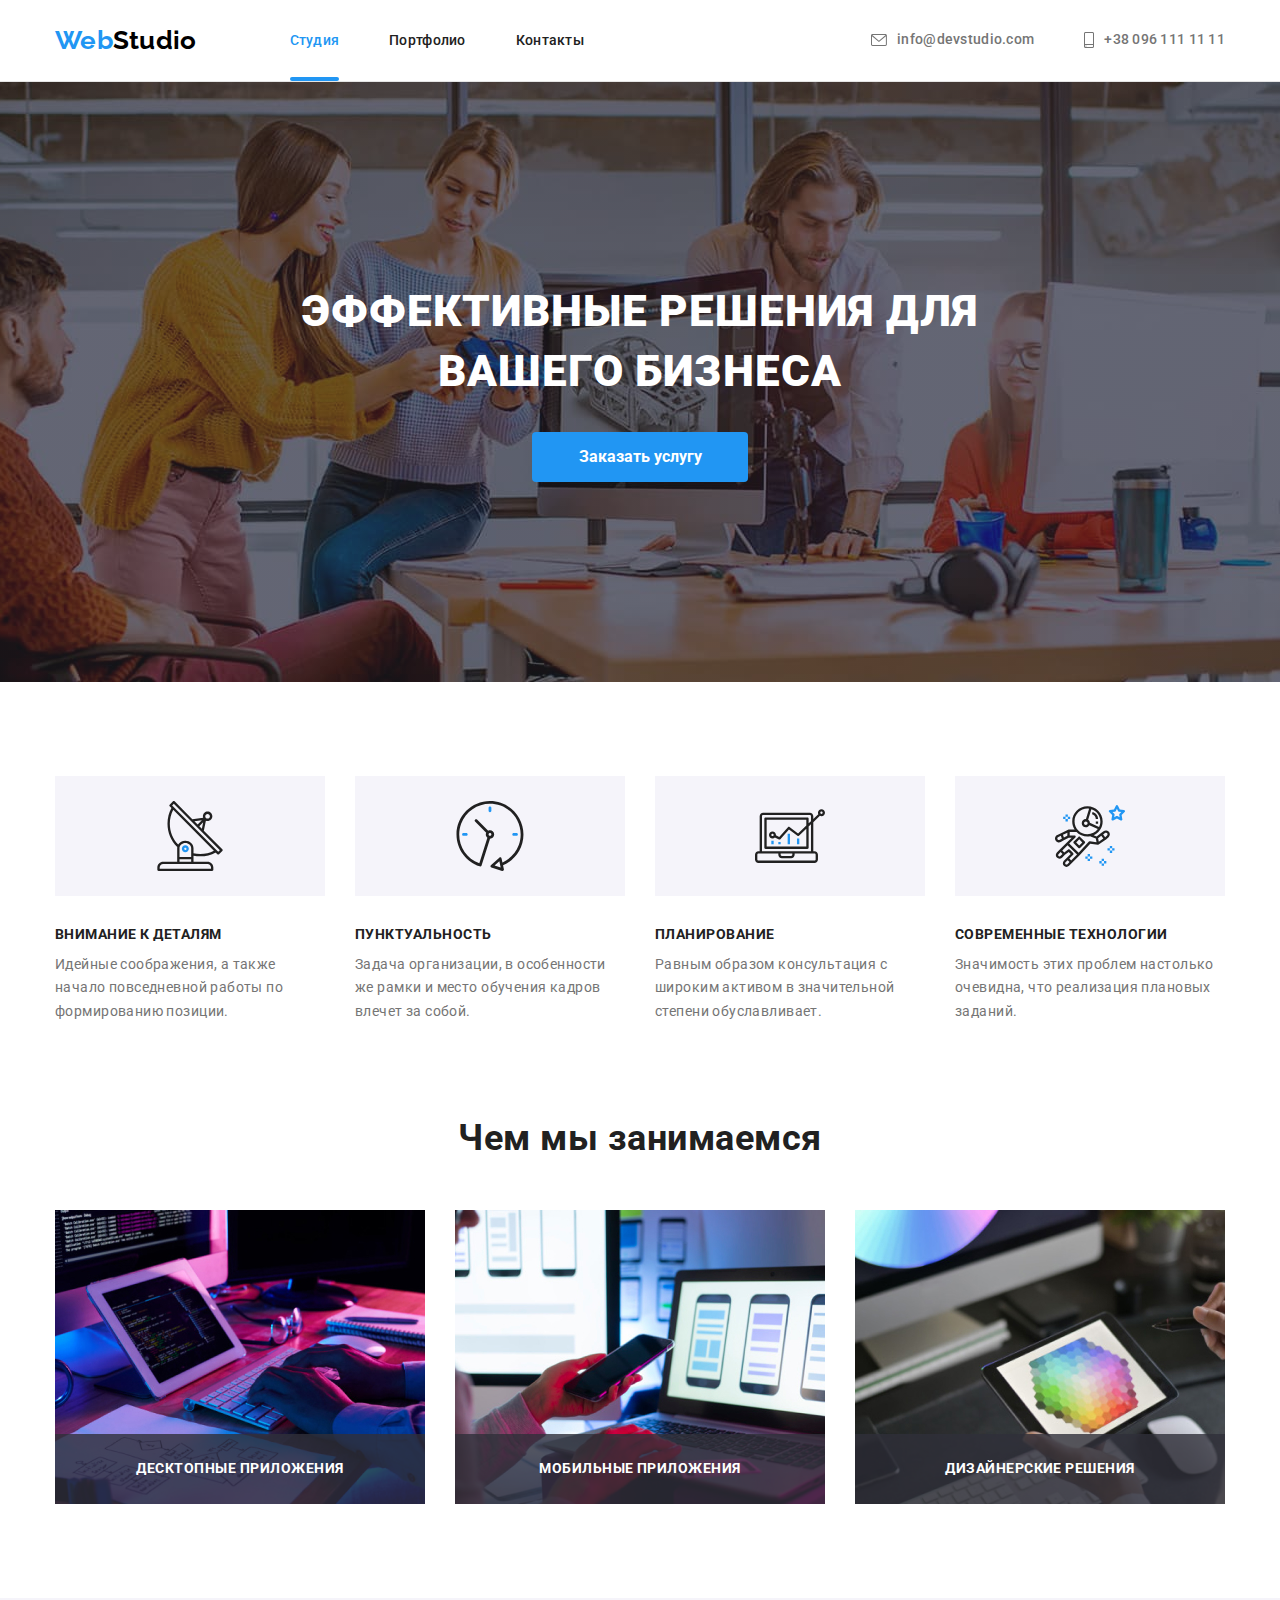
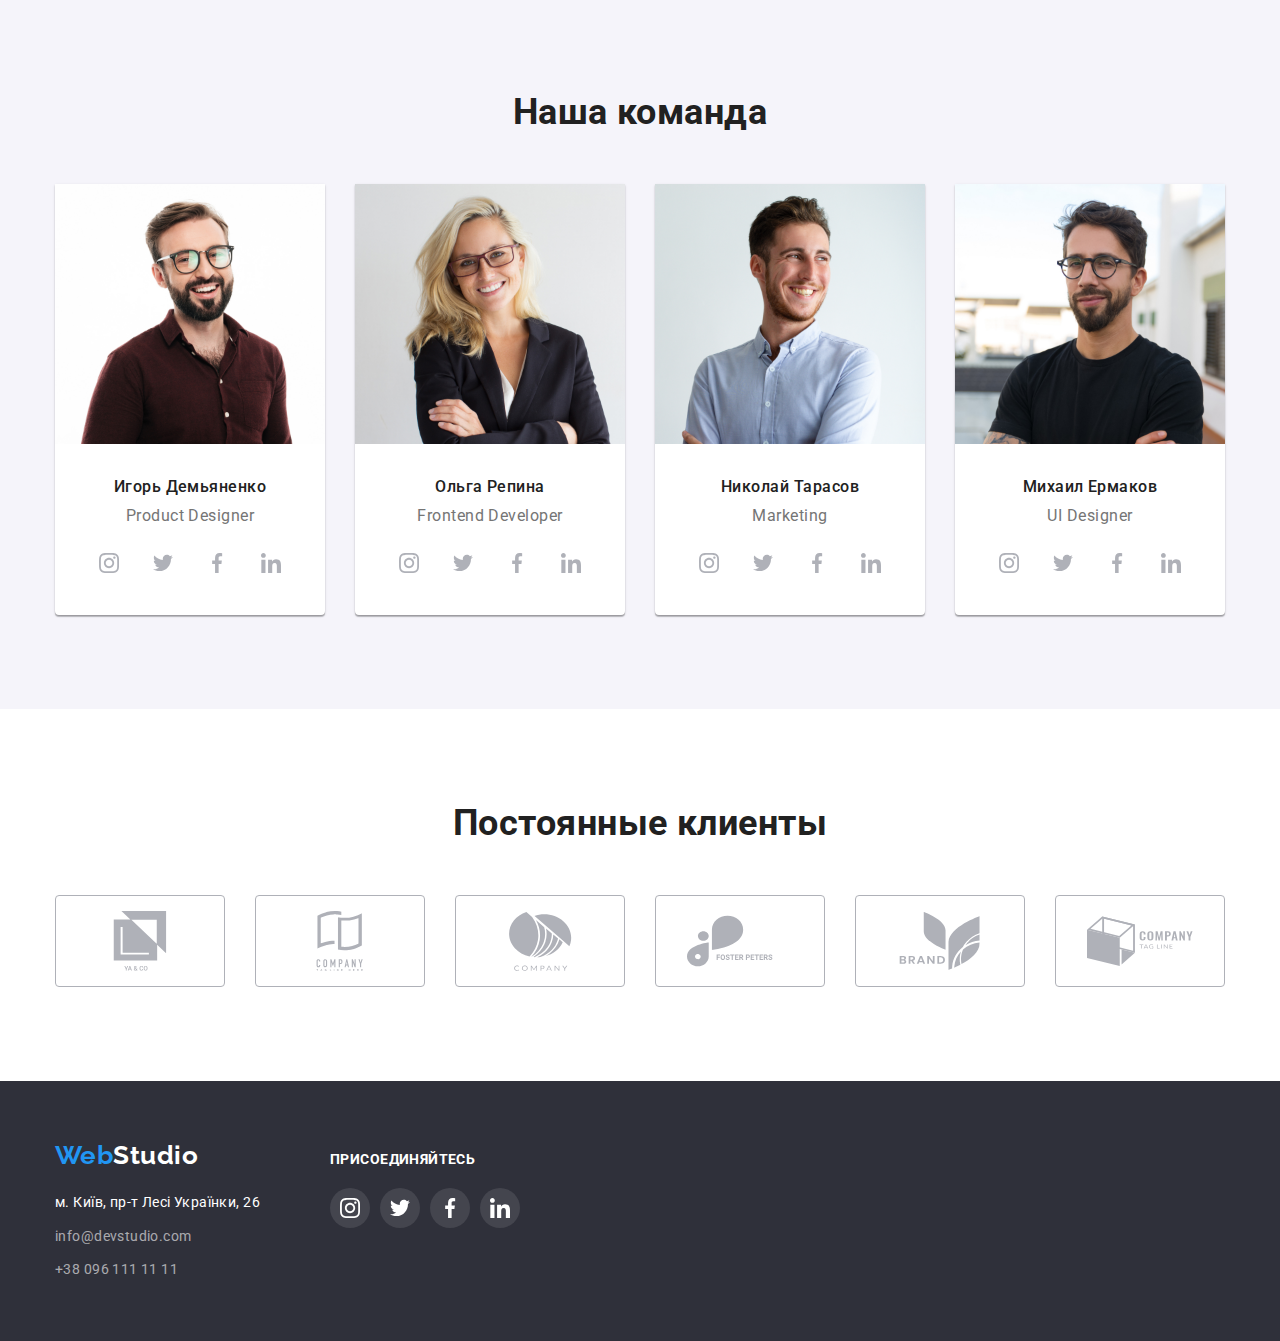
<file: index.html>
<!DOCTYPE html>
<html lang="ru">

<head>
    <meta charset="UTF-8" />
    <meta http-equiv="X-UA-Compatible" content="IE=edge" />
    <meta name="viewport" content="width=device-width, initial-scale=1.0" />
    <link rel="preconnect" href="https://fonts.googleapis.com" />
    <link rel="preconnect" href="https://fonts.gstatic.com" crossorigin />
    <link
        href="https://fonts.googleapis.com/css2?family=Raleway:wght@400;700&family=Roboto:wght@400;500;700;900&display=swap"
        rel="stylesheet" />
    <link rel="stylesheet"
        href="https://cdnjs.cloudflare.com/ajax/libs/modern-normalize/1.0.0/modern-normalize.min.css" />
    <link rel="stylesheet" href="./css/styles.css" />
    <title>Document</title>
</head>

<body>
    <header>
        <div class="container box-header">
            <nav class="navi">
                <a href="./index.html" class="logo item"><span class="accent">Web</span>Studio</a>
                <ul class="navi-item">
                    <li class="item"><a href="./index.html" class="navi-list on-page">Студия</a></li>
                    <li class="item"><a href="./portfolio.html" class="navi-list">Портфолио</a></li>
                    <li class="item"><a href="" class="navi-list">Контакты</a></li>
                </ul>
            </nav>
            <ul class="header-contact">
                <li class="item">
                    <a href="mailto:info@devstudio.com" class="contact-us">
                        <svg class="contact-icon" width="16" height="12">
                            <use href="images/sprite.svg#icon-envelope"></use>
                        </svg>
                        info@devstudio.com</a>
                </li>
                <li class="item">
                    <a href="tel:+380961111111" class="contact-us">
                        <svg class="contact-icon" width="10" height="16">
                            <use href="images/sprite.svg#icon-smartphone"></use>
                        </svg>
                        +38 096 111 11 11</a>
                </li>
            </ul>
        </div>
    </header>
    <main>
        <section class="hero section">
            <div class="container">
                <h1 class="hero-head">Эффективные решения для вашего бизнеса</h1>
                <button type="button" class="order" data-modal-open>Заказать услугу</button>
            </div>
        </section>
        <section class="qualities section no-padding">
            <div class="container">
                <h2 class="display">Основне качества</h2>
                <ul class="flex-box qualities-box">
                    <li class="item">
                        <div class="qualities-picture">
                            <svg class="qualities-svg" width="70" height="70">
                                <use href="images/sprite.svg#icon-antenna"></use>
                            </svg>
                        </div>
                        <h3 class="qualities-heading">Внимание к деталям</h3>
                        <p class="qualities-text">
                            Идейные соображения, а также начало повседневной работы по формированию позиции.
                        </p>
                    </li>
                    <li class="item">
                        <div class="qualities-picture">
                            <svg class="qualities-svg" width="70" height="70">
                                <use href="images/sprite.svg#icon-clock"></use>
                            </svg>
                        </div>
                        <h3 class="qualities-heading">Пунктуальность</h3>
                        <p class="qualities-text">
                            Задача организации, в особенности же рамки и место обучения кадров влечет за собой.
                        </p>
                    </li>
                    <li class="item">
                        <div class="qualities-picture">
                            <svg class="qualities-svg" width="70" height="70">
                                <use href="images/sprite.svg#icon-diagram"></use>
                            </svg>
                        </div>
                        <h3 class="qualities-heading">Планирование</h3>
                        <p class="qualities-text">
                            Равным образом консультация с широким активом в значительной степени обуславливает.
                        </p>
                    </li>
                    <li class="item">
                        <div class="qualities-picture">
                            <svg class="qualities-svg" width="70" height="70">
                                <use href="images/sprite.svg#icon-astronaut"></use>
                            </svg>
                        </div>
                        <h3 class="qualities-heading">Современные технологии</h3>
                        <p class="qualities-text">
                            Значимость этих проблем настолько очевидна, что реализация плановых заданий.
                        </p>
                    </li>
                </ul>
            </div>
        </section>
        <section class="occupation section">
            <div class="container">
                <h2 class="section-heading">Чем мы занимаемся</h2>
                <ul class="flex-box ocupation-box">
                    <li class="item">
                        <img src="./images/img1.jpg" alt="кодинг ночью" width="370" />
                        <p class="oucupation-description">Десктопные приложения</p>
                    </li>
                    <li class="item">
                        <img src="./images/img2.jpg" alt="рука с телефоном" width="370" />
                        <p class="oucupation-description">Мобильные приложения</p>
                    </li>
                    <li class="item">
                        <img src="./images/img3.jpg" alt="рука с планшетом" width="370" />
                        <p class="oucupation-description">Дизайнерские решения</p>
                    </li>
                </ul>
            </div>
        </section>
        <section class="team section">
            <div class="container">
                <h2 class="section-heading">Наша команда</h2>
                <ul class="flex-box">
                    <li class="team-card">
                        <img class="team-photo" src="./images/igor.jpg" alt="фото Игорь Демьяненко" width="270" />
                        <div class="team-description">
                            <h3 class="card-heading">Игорь Демьяненко</h3>
                            <p class="card-text">Product Designer</p>
                            <ul class="flex-box">
                                <li class="team-box-link">
                                    <a class="item" href="" aria-label="instagram">
                                        <svg class="team-svg" width="20" height="20">
                                            <use href="images/sprite.svg#icon-instagram"></use>
                                        </svg>
                                    </a>
                                </li>
                                <li class="team-box-link">
                                    <a class="item" href="" aria-label="twitter">
                                        <svg class="team-svg" width="20" height="20">
                                            <use href="images/sprite.svg#icon-twitter"></use>
                                        </svg>
                                    </a>
                                </li>
                                <li class="team-box-link">
                                    <a class="item" href="" aria-label="facebook">
                                        <svg class="team-svg" width="20" height="20">
                                            <use href="images/sprite.svg#icon-facebook"></use>
                                        </svg>
                                    </a>
                                </li>
                                <li class="team-box-link">
                                    <a class="item" href="" aria-label="linkedin">
                                        <svg class="team-svg" width="20" height="20">
                                            <use href="images/sprite.svg#icon-linkedin"></use>
                                        </svg>
                                    </a>
                                </li>
                            </ul>
                        </div>
                    </li>
                    <li class="team-card">
                        <img class="team-photo" src="./images/olga.jpg" alt="фото Ольга Репина" width="270" />
                        <div class="team-description">
                            <h3 class="card-heading">Ольга Репина</h3>
                            <p class="card-text">Frontend Developer</p>
                            <ul class="flex-box">
                                <li class="team-box-link">
                                    <a class="item" href="" aria-label="instagram">
                                        <svg class="team-svg" width="20" height="20">
                                            <use href="images/sprite.svg#icon-instagram"></use>
                                        </svg>
                                    </a>
                                </li>
                                <li class="team-box-link">
                                    <a class="item" href="" aria-label="twitter">
                                        <svg class="team-svg" width="20" height="20">
                                            <use href="images/sprite.svg#icon-twitter"></use>
                                        </svg>
                                    </a>
                                </li>
                                <li class="team-box-link">
                                    <a class="item" href="" aria-label="facebook">
                                        <svg class="team-svg" width="20" height="20">
                                            <use href="images/sprite.svg#icon-facebook"></use>
                                        </svg>
                                    </a>
                                </li>
                                <li class="team-box-link">
                                    <a class="item" href="" aria-label="linkedin">
                                        <svg class="team-svg" width="20" height="20">
                                            <use href="images/sprite.svg#icon-linkedin"></use>
                                        </svg>
                                    </a>
                                </li>
                            </ul>
                        </div>
                    </li>
                    <li class="team-card">
                        <img class="team-photo" src="./images/nicholas.jpg" alt="фото Николай Тарасов" width="270" />
                        <div class="team-description">
                            <h3 class="card-heading">Николай Тарасов</h3>
                            <p class="card-text">Marketing</p>
                            <ul class="flex-box">
                                <li class="team-box-link">
                                    <a class="item" href="" aria-label="instagram">
                                        <svg class="team-svg" width="20" height="20">
                                            <use href="images/sprite.svg#icon-instagram"></use>
                                        </svg>
                                    </a>
                                </li>
                                <li class="team-box-link">
                                    <a class="item" href="" aria-label="twitter">
                                        <svg class="team-svg" width="20" height="20">
                                            <use href="images/sprite.svg#icon-twitter"></use>
                                        </svg>
                                    </a>
                                </li>
                                <li class="team-box-link">
                                    <a class="item" href="" aria-label="facebook">
                                        <svg class="team-svg" width="20" height="20">
                                            <use href="images/sprite.svg#icon-facebook"></use>
                                        </svg>
                                    </a>
                                </li>
                                <li class="team-box-link">
                                    <a class="item" href="" aria-label="linkedin">
                                        <svg class="team-svg" width="20" height="20">
                                            <use href="images/sprite.svg#icon-linkedin"></use>
                                        </svg>
                                    </a>
                                </li>
                            </ul>
                        </div>
                    </li>
                    <li class="team-card">
                        <img class="team-photo" src="./images/michael.jpg" alt="фото Михаил Ермаков" width="270" />
                        <div class="team-description">
                            <h3 class="card-heading">Михаил Ермаков</h3>
                            <p class="card-text">UI Designer</p>
                            <ul class="flex-box">
                                <li class="team-box-link">
                                    <a class="item" href="" aria-label="instagram">
                                        <svg class="team-svg" width="20" height="20">
                                            <use href="images/sprite.svg#icon-instagram"></use>
                                        </svg>
                                    </a>
                                </li>
                                <li class="team-box-link">
                                    <a class="item" href="" aria-label="twitter">
                                        <svg class="team-svg" width="20" height="20">
                                            <use href="images/sprite.svg#icon-twitter"></use>
                                        </svg>
                                    </a>
                                </li>
                                <li class="team-box-link">
                                    <a class="item" href="" aria-label="facebook">
                                        <svg class="team-svg" width="20" height="20">
                                            <use href="images/sprite.svg#icon-facebook"></use>
                                        </svg>
                                    </a>
                                </li>
                                <li class="team-box-link">
                                    <a class="item" href="" aria-label="linkedin">
                                        <svg class="team-svg" width="20" height="20">
                                            <use href="images/sprite.svg#icon-linkedin"></use>
                                        </svg>
                                    </a>
                                </li>
                            </ul>
                        </div>
                    </li>
                </ul>
            </div>
        </section>
        <section class="clients section">
            <div class="container">
                <h2 class="clients-heading">Постоянные клиенты</h2>
                <ul class="flex-box">
                    <li class="clients-box">
                        <a class="clients-link" href="">
                            <svg class="clients-svg" width="106" height="60">
                                <use href="images/sprite.svg#icon-company1"></use>
                            </svg>
                        </a>
                    </li>
                    <li class="clients-box">
                        <a class="clients-link" href="">
                            <svg class="clients-svg" width="106" height="60">
                                <use href="images/sprite.svg#icon-company2"></use>
                            </svg>
                        </a>
                    </li>
                    <li class="clients-box">
                        <a class="clients-link" href="">
                            <svg class="clients-svg" width="106" height="60">
                                <use href="images/sprite.svg#icon-company3"></use>
                            </svg>
                        </a>
                    </li>
                    <li class="clients-box">
                        <a class="clients-link" href="">
                            <svg class="clients-svg" width="106" height="60">
                                <use href="images/sprite.svg#icon-company4"></use>
                            </svg>
                        </a>
                    </li>
                    <li class="clients-box">
                        <a class="clients-link" href="">
                            <svg class="clients-svg" width="106" height="60">
                                <use href="images/sprite.svg#icon-company5"></use>
                            </svg>
                        </a>
                    </li>
                    <li class="clients-box">
                        <a class="clients-link" href="">
                            <svg class="clients-svg" width="106" height="60">
                                <use href="images/sprite.svg#icon-company6"></use>
                            </svg>
                        </a>
                    </li>
                </ul>
            </div>
        </section>
        <div class="back-drop is-hidden" data-modal>
            <div class="modal">
                <button type="button" class="modal-close" data-modal-close>
                    <svg width="15" height="15">
                        <use href="images/sprite.svg#icon-close"></use>
                    </svg>
                </button>
            </div>
        </div>
    </main>
    <footer>
        <div class="container">
            <div class="f-links-main">
                <div class="footer-contact">
                    <a href="./index.html" class="logo"><span class="accent">Web</span>Studio</a>
                    <address class="adress">
                        <ul>
                            <li class="item">
                                <a href="https://www.google.com/maps" target="_blank" rel="noopener noreferrer"
                                    class="maps">м. Київ,
                                    пр-т Лесі Українки, 26</a>
                            </li>
                            <li class="item">
                                <a href="mailto:info@devstudio.com" class="contact-us">info@devstudio.com</a>
                            </li>
                            <li class="item">
                                <a href="tel:+380961111111" class="contact-us">+38 096 111 11 11</a>
                            </li>
                        </ul>
                    </address>
                </div>
                <div class="connect">
                    <h3 class="connect-heading">присоединяйтесь</h3>
                    <ul class="connect-box">
                        <li class="footer-social">
                            <a class="connect-links" href="" aria-label="instagram">
                                <svg width="20" height="20">
                                    <use href="images/sprite.svg#icon-instagram"></use>
                                </svg>
                            </a>
                        </li>
                        <li class="footer-social">
                            <a class="connect-links" href="" aria-label="twitte">
                                <svg width="20" height="20">
                                    <use href="images/sprite.svg#icon-twitter"></use>
                                </svg>
                            </a>
                        </li>
                        <li class="footer-social">
                            <a class="connect-links" href="" aria-label="facebook">
                                <svg width="20" height="20">
                                    <use href="images/sprite.svg#icon-facebook"></use>
                                </svg>
                            </a>
                        </li>
                        <li class="footer-social">
                            <a class="connect-links" href="" aria-label="linkedin">
                                <svg width="20" height="20">
                                    <use href="images/sprite.svg#icon-linkedin"></use>
                                </svg>
                            </a>
                        </li>
                    </ul>
                </div>
            </div>
        </div>
    </footer>
    <script src="./js/modal.js"></script>
</body>

</html>
</file>
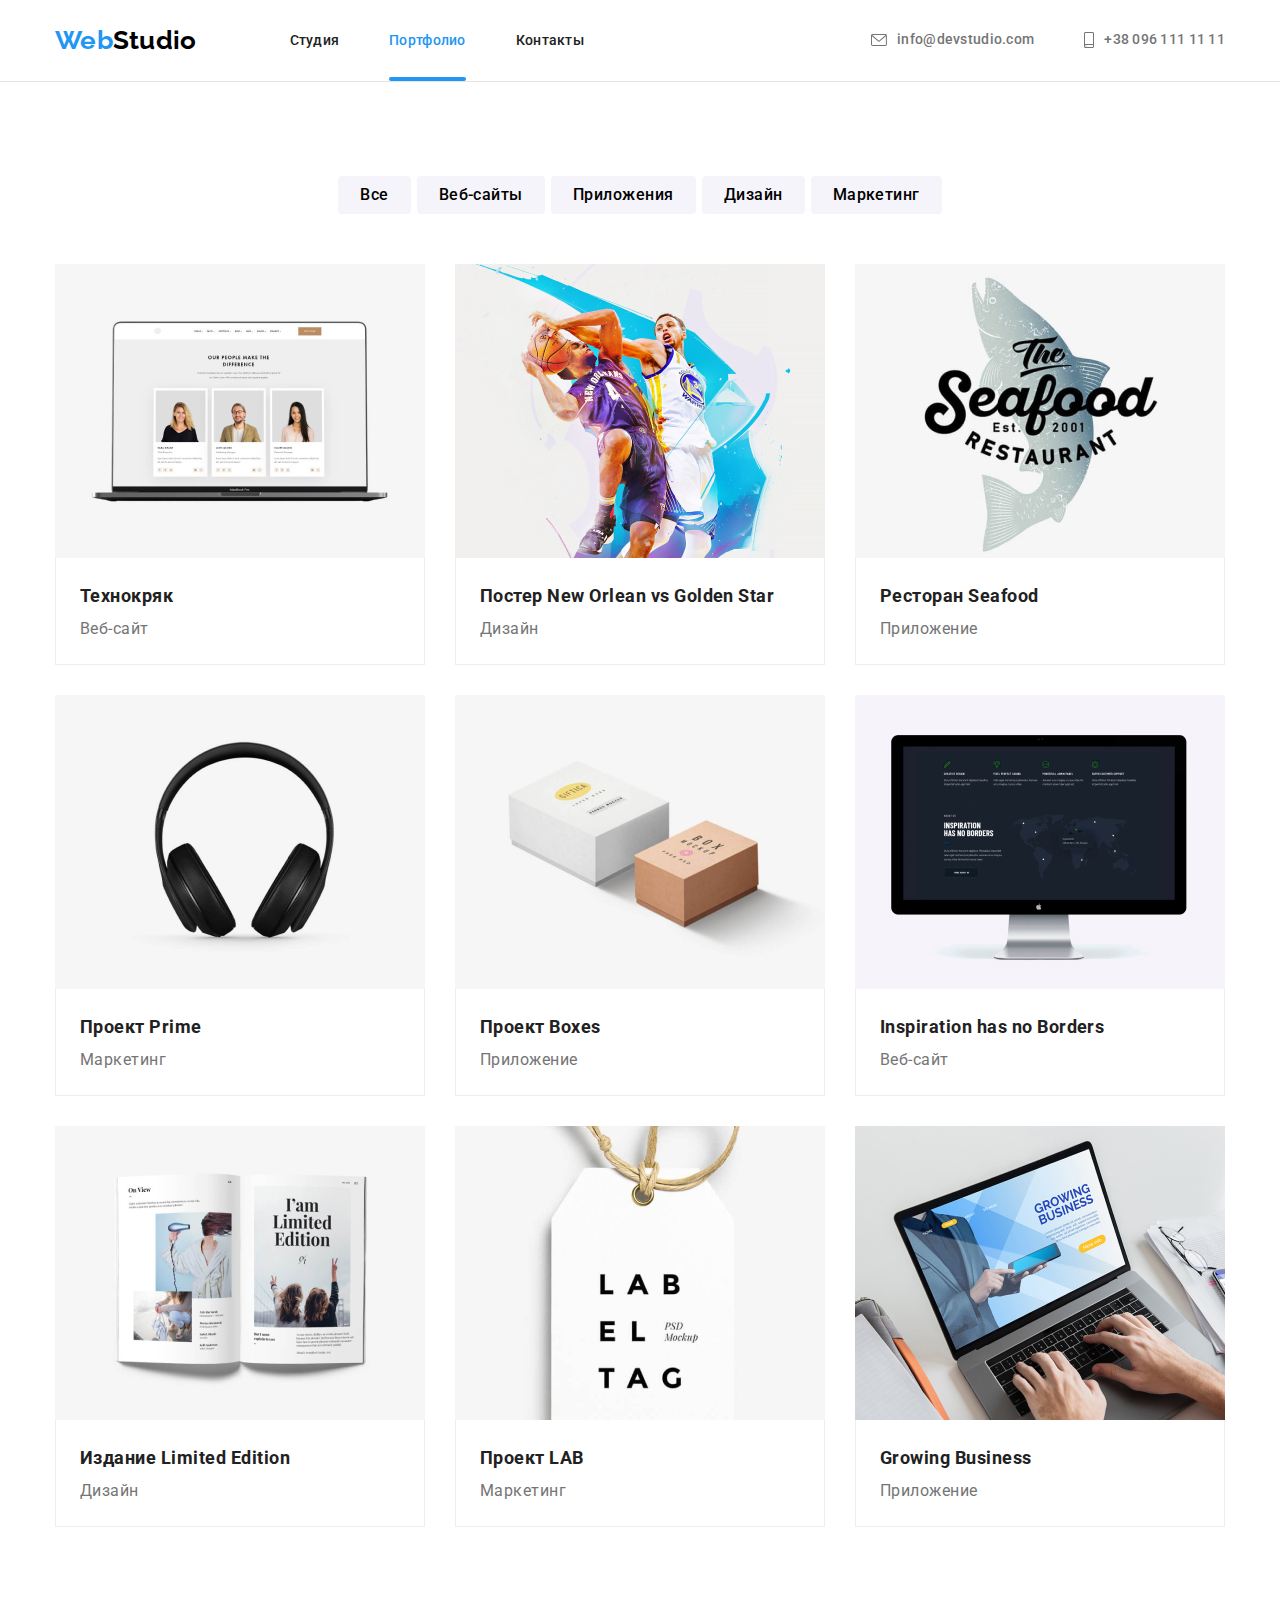
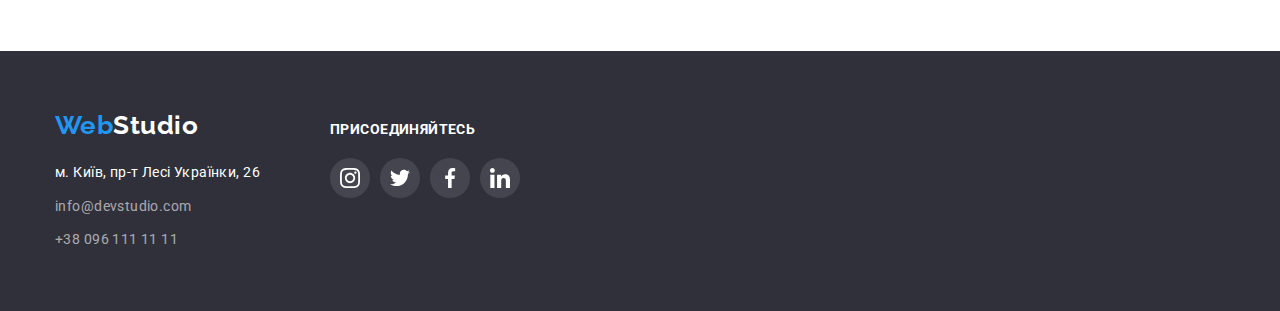
<file: portfolio.html>
<!DOCTYPE html>
<html lang="ru">

<head>
  <meta charset="UTF-8" />
  <meta http-equiv="X-UA-Compatible" content="IE=edge" />
  <meta name="viewport" content="width=device-width, initial-scale=1.0" />
  <link rel="preconnect" href="https://fonts.googleapis.com" />
  <link rel="preconnect" href="https://fonts.gstatic.com" crossorigin />
  <link
    href="https://fonts.googleapis.com/css2?family=Raleway:wght@400;700&family=Roboto:wght@400;500;700;900&display=swap"
    rel="stylesheet" />
  <link rel="stylesheet"
    href="https://cdnjs.cloudflare.com/ajax/libs/modern-normalize/1.0.0/modern-normalize.min.css" />
  <link rel="stylesheet" href="./css/styles.css" />
  <title>Document</title>
</head>

<body>
  <header>
    <div class="container box-header">
      <nav class="navi">
        <a href="./index.html" class="logo item"><span class="accent">Web</span>Studio</a>
        <ul class="navi-item">
          <li class="item"><a href="./index.html" class="navi-list">Студия</a></li>
          <li class="item"><a href="./portfolio.html" class="navi-list on-page">Портфолио</a></li>
          <li class="item"><a href="" class="navi-list">Контакты</a></li>
        </ul>
      </nav>
      <ul class="header-contact">
        <li class="item">
          <a href="mailto:info@devstudio.com" class="contact-us">
            <svg class="contact-icon" width="16" height="12">
              <use href="images/sprite.svg#icon-envelope"></use>
            </svg>
            info@devstudio.com</a>
        </li>
        <li class="item">
          <a href="tel:+380961111111" class="contact-us">
            <svg class="contact-icon" width="10" height="16">
              <use href="images/sprite.svg#icon-smartphone"></use>
            </svg>
            +38 096 111 11 11</a>
        </li>
      </ul>
    </div>
  </header>
  <main>
    <section class="portfolio section">
      <div class="container">
        <h1 class="display">Портфолио</h1>
        <ul class="filter">
          <li class="item"><button type="button" class="filter-buttun">Все</button></li>
          <li class="item"><button type="button" class="filter-buttun">Веб-сайты</button></li>
          <li class="item"><button type="button" class="filter-buttun">Приложения</button></li>
          <li class="item"><button type="button" class="filter-buttun">Дизайн</button></li>
          <li class="item"><button type="button" class="filter-buttun">Маркетинг</button></li>
        </ul>
        <ul class="work-box">
          <li class="portfolio-box">
            <div class="portfolio-overlay">
              <img class="portfolio-img" src="./images/technohryak.jpg" alt="Скриншот экрана с готовым сайтом"
                width="370" />
              <div class="overlay-text">
                <p>Ресурс предлагает комплексные предложения с разным уровнем функционала и сервисов. Все это позволит
                  посетителю получить
                  исчерпывающие сведения о компании или частном лице.</p>
              </div>
            </div>
            <div class="box-description">
              <h2 class="portfolio-heading">Технокряк</h2>
              <p class="portfolio-text">Веб-сайт</p>
            </div>
          </li>
          <li class="portfolio-box">
            <div class="portfolio-overlay">
              <img class="portfolio-img" src="./images/poster-new-orlean.jpg" alt="Постер к матчу нового орлеана"
                width="370" />
              <div class="overlay-text">
                <p>Ресурс предлагает комплексные предложения с разным уровнем функционала и сервисов. Все это позволит
                  посетителю получить
                  исчерпывающие сведения о компании или частном лице.</p>
              </div>
            </div>
            <div class="box-description">
              <h2 class="portfolio-heading">Постер New Orlean vs Golden Star</h2>
              <p class="portfolio-text">Дизайн</p>
            </div>
          </li>
          <li class="portfolio-box">
            <div class="portfolio-overlay">
              <img class="portfolio-img" src="./images/seafood.jpg" alt="Логотип приложения сиафуд" width="370" />
              <div class="overlay-text">
                <p>Ресурс предлагает комплексные предложения с разным уровнем функционала и сервисов. Все это позволит
                  посетителю получить
                  исчерпывающие сведения о компании или частном лице.</p>
              </div>
            </div>
            <div class="box-description">
              <h2 class="portfolio-heading">Ресторан Seafood</h2>
              <p class="portfolio-text">Приложение</p>
            </div>
          </li>
          <li class="portfolio-box">
            <div class="portfolio-overlay">
              <img class="portfolio-img" src="./images/project-prime.jpg" alt="Постер проэкта Прайм" width="370" />
              <div class="overlay-text">
                <p>Ресурс предлагает комплексные предложения с разным уровнем функционала и сервисов. Все это позволит
                  посетителю получить
                  исчерпывающие сведения о компании или частном лице.</p>
              </div>
            </div>
            <div class="box-description">
              <h2 class="portfolio-heading">Проект Prime</h2>
              <p class="portfolio-text">Маркетинг</p>
            </div>
          </li>
          <li class="portfolio-box">
            <div class="portfolio-overlay">
              <img class="portfolio-img" src="./images/project-boxes.jpg" alt="Постер проэкта Боксес" width="370" />
              <div class="overlay-text">
                <p>Ресурс предлагает комплексные предложения с разным уровнем функционала и сервисов. Все это позволит
                  посетителю получить
                  исчерпывающие сведения о компании или частном лице.</p>
              </div>
            </div>
            <div class="box-description">
              <h2 class="portfolio-heading">Проект Boxes</h2>
              <p class="portfolio-text">Приложение</p>
            </div>
          </li>
          <li class="portfolio-box">
            <div class="portfolio-overlay">
              <img class="portfolio-img" src="./images/inspiration.jpg" alt="Скриншот какого то вэб сайта"
                width="370" />
              <div class="overlay-text">
                <p>Ресурс предлагает комплексные предложения с разным уровнем функционала и сервисов. Все это позволит
                  посетителю получить
                  исчерпывающие сведения о компании или частном лице.</p>
              </div>
            </div>
            <div class="box-description">
              <h2 class="portfolio-heading">Inspiration has no Borders</h2>
              <p class="portfolio-text">Веб-сайт</p>
            </div>
          </li>
          <li class="portfolio-box">
            <div class="portfolio-overlay">
              <img class="portfolio-img" src="./images/edition-limited.jpg" alt="Страница из журнала" width="370" />
              <div class="overlay-text">
                <p>Ресурс предлагает комплексные предложения с разным уровнем функционала и сервисов. Все это позволит
                  посетителю получить
                  исчерпывающие сведения о компании или частном лице.</p>
              </div>
            </div>
            <div class="box-description">
              <h2 class="portfolio-heading">Издание Limited Edition</h2>
              <p class="portfolio-text">Дизайн</p>
            </div>
          </li>
          <li class="portfolio-box">
            <div class="portfolio-overlay">
              <img class="portfolio-img" src="./images/project-lab.jpg" alt="Бирка с надписью проэкта" width="370" />
              <div class="overlay-text">
                <p>Ресурс предлагает комплексные предложения с разным уровнем функционала и сервисов. Все это позволит
                  посетителю получить
                  исчерпывающие сведения о компании или частном лице.</p>
              </div>
            </div>
            <div class="box-description">
              <h2 class="portfolio-heading">Проект LAB</h2>
              <p class="portfolio-text">Маркетинг</p>
            </div>
          </li>
          <li class="portfolio-box">
            <div class="portfolio-overlay">
              <img class="portfolio-img" src="./images/growing.jpg" alt="Человек работает с приложением" width="370" />
              <div class="overlay-text">
                <p>Ресурс предлагает комплексные предложения с разным уровнем функционала и сервисов. Все это позволит
                  посетителю получить
                  исчерпывающие сведения о компании или частном лице.</p>
              </div>
            </div>
            <div class="box-description">
              <h2 class="portfolio-heading">Growing Business</h2>
              <p class="portfolio-text">Приложение</p>
            </div>
          </li>
        </ul>
      </div>
    </section>
  </main>
  <footer>
    <div class="container">
      <div class="f-links-main">
        <div class="footer-contact">
          <a href="./index.html" class="logo"><span class="accent">Web</span>Studio</a>
          <address class="adress">
            <ul>
              <li class="item">
                <a href="https://www.google.com/maps" target="_blank" rel="noopener noreferrer" class="maps">м. Київ,
                  пр-т Лесі Українки, 26</a>
              </li>
              <li class="item">
                <a href="mailto:info@devstudio.com" class="contact-us">info@devstudio.com</a>
              </li>
              <li class="item">
                <a href="tel:+380961111111" class="contact-us">+38 096 111 11 11</a>
              </li>
            </ul>
          </address>
        </div>
        <div class="connect">
          <h3 class="connect-heading">присоединяйтесь</h3>
          <ul class="connect-box">
            <li class="footer-social">
              <a class="connect-links" href="" aria-label="instagram">
                <svg width="20" height="20">
                  <use href="images/sprite.svg#icon-instagram"></use>
                </svg>
              </a>
            </li>
            <li class="footer-social">
              <a class="connect-links" href="" aria-label="twitte">
                <svg width="20" height="20">
                  <use href="images/sprite.svg#icon-twitter"></use>
                </svg>
              </a>
            </li>
            <li class="footer-social">
              <a class="connect-links" href="" aria-label="facebook">
                <svg width="20" height="20">
                  <use href="images/sprite.svg#icon-facebook"></use>
                </svg>
              </a>
            </li>
            <li class="footer-social">
              <a class="connect-links" href="" aria-label="linkedin">
                <svg width="20" height="20">
                  <use href="images/sprite.svg#icon-linkedin"></use>
                </svg>
              </a>
            </li>
          </ul>
        </div>
      </div>
    </div>
  </footer>
</body>

</html>
</file>
<file: css/styles.css>
:root {
  --main-haeding-color: #ffffff;
  --accent-color: #2196f3;
  --logo-color: #000000;
  --heading-color: #212121;
  --text-color: #757575;
  --block-color: #f5f4fa;
  --footer-color: #2f303a;
  --footer-contact: rgba(255, 255, 255, 0.6);
  --blackout: rgba(47, 48, 58, 0.4);
  --link: #afb1b8;
}

/* общие классы*/
body {
  font-family: 'Roboto', sans-serif;
  color: var(--text-color);
  letter-spacing: 0.03em;
}

ul {
  list-style: none;
  margin-top: 0;
  margin-bottom: 0;
  padding-left: 0;
}

.section-heading,
.qualities-heading,
.portfolio-heading,
.card-heading,
.clients-heading,
.navi .navi-list {
  color: var(--heading-color);
}

.container {
  max-width: 1200px;
  margin: 0 auto;
  padding-left: 15px;
  padding-right: 15px;
}

h1,
h2,
h3,
p {
  margin-top: 0;
  margin-bottom: 0;
}

.section {
  padding-top: 94px;
  padding-bottom: 94px;
}

.flex-box {
  display: flex;
}

/* начало */
header {
  border-bottom: 1px solid #e5e5e5;
}

.logo {
  font-family: 'Raleway', sans-serif;
  font-size: 26px;
  font-weight: 700;
  text-decoration: none;
}

.navi > .item {
  margin-right: 93px;
}

.navi .logo {
  color: var(--logo-color);
}

.logo .accent {
  color: var(--accent-color);
}

/* nav */
.box-header {
  display: flex;
  align-items: center;

  font-size: 14px;
  font-weight: 500;
}

.navi {
  display: flex;
  align-items: center;

  letter-spacing: 0.02em;
}

.navi .navi-item {
  display: flex;
}

.navi-item > .item {
  position: relative;

  margin-right: 50px;
  padding-top: 32px;
  padding-bottom: 32px;
}

.navi-item > .item:last-child {
  margin-right: 0px;
}

.navi-item .navi-list {
  line-height: 1.14;
  text-decoration: none;

  transition: color 250ms cubic-bezier(0.4, 0, 0.2, 1);
}

.navi-item .navi-list:hover,
.navi-item .navi-list:focus {
  color: var(--accent-color);
}

.navi .on-page {
  color: var(--accent-color);
}
.navi .on-page::after {
  content: '';

  position: absolute;
  left: 0;
  bottom: 0;
  display: block;

  width: 100%;
  height: 4px;
  background-color: var(--accent-color);

  border-radius: 2px;
}
/* контакты хедер */
.header-contact {
  display: flex;
  margin-left: auto;
}

.contact-us {
  display: flex;
  align-items: center;

  color: var(--text-color);
  text-decoration: none;

  font-size: 14px;
  letter-spacing: 0.02em;
  line-height: 1.14;

  transition: color 250ms cubic-bezier(0.4, 0, 0.2, 1);
}

.contact-us:focus,
.contact-us:hover {
  color: var(--accent-color);
  fill: currentColor;
}

.header-contact > .item {
  margin-right: 50px;
  fill: currentColor;
}

.header-contact > .item:last-child {
  margin-right: 0px;
}

.header-contact .contact-icon {
  fill: currentColor;

  margin-right: 10px;
}

/* hero */
.hero {
  background-color: var(--footer-color);
  background-image: linear-gradient(var(--blackout), var(--blackout)), url(../images/img-hero.jpg);
  background-repeat: no-repeat;
  background-position: center;
  background-size: 1600px;
  letter-spacing: 0.06em;
  text-align: center;
  padding: 200px 0;
}

.hero .hero-head {
  max-width: 696px;
  margin-left: auto;
  margin-right: auto;
  margin-top: 0;
  margin-bottom: 30px;

  color: var(--main-haeding-color);
  text-align: center;
  font-weight: 900;
  font-size: 44px;
  line-height: 1.36;
  text-transform: uppercase;
}

.hero .order {
  min-width: 216px;
  padding: 10px 32px;
  border-radius: 4px;
  border: 1px solid transparent;

  color: var(--main-haeding-color);
  background-color: var(--accent-color);
  font-family: inherit;
  font-weight: 700;
  font-size: 16px;
  line-height: 1.8;
  cursor: pointer;
}

/* основные качества */
.display {
  position: absolute;
  width: 1px;
  height: 1px;
  margin: -1px;
  border: 0;
  padding: 0;

  white-space: nowrap;
  clip-path: inset(100%);
  clip: rect(0 0 0 0);
  overflow: hidden;
}

.no-padding {
  padding-bottom: 0px;
}

.qualities-box .qualities-picture {
  display: flex;
  align-items: center;
  justify-content: center;

  width: 270px;
  height: 120px;
  background-color: #f5f4fa;

  margin-bottom: 30px;
}

.qualities-heading {
  margin-bottom: 10px;

  font-weight: 700;
  font-size: 14px;
  text-transform: uppercase;
}

.qualities-text {
  font-weight: 400;
  font-size: 14px;
  line-height: 1.71;
  letter-spacing: 0.03em;
}

.qualities-box > .item {
  max-width: 270px;
  margin-right: 30px;
}

.qualities-box > .item:last-child {
  margin-right: 0px;
}

/* Чем мы занимаемся */

.section-heading {
  margin-bottom: 50px;

  font-weight: 700;
  font-size: 36px;
  text-align: center;
  line-height: 1.16;
}

.ocupation-box > .item {
  position: relative;

  margin-right: 30px;
}

.ocupation-box > .item:last-child {
  margin-right: 0px;
}
.ocupation-box img {
  display: block;
}
.oucupation-description {
  position: absolute;
  left: 0;
  bottom: 0;

  width: 100%;
  padding: 27px 0;

  text-align: center;
  text-transform: uppercase;
  font-weight: 700;
  font-size: 14px;
  line-height: 1.14;
  color: var(--main-haeding-color);

  background-color: rgba(47, 48, 58, 0.8);
}

/* наша команда */
.team {
  background-color: var(--block-color);
}

.team-card {
  margin-right: 30px;

  background-color: var(--main-haeding-color);
  box-shadow: 0px 1px 3px rgba(0, 0, 0, 0.12), 0px 1px 1px rgba(0, 0, 0, 0.14),
    0px 2px 1px rgba(0, 0, 0, 0.2);
  border-radius: 0px 0px 4px 4px;
  text-align: center;
}

.team-card:last-child {
  margin-right: 0px;
}

.team-description {
  padding: 30px 0;
}

.team-description > .flex-box {
  justify-content: center;
}

.team-card .card-heading {
  margin-bottom: 10px;

  font-weight: 500;
  font-size: 16px;
}

.team-card .card-text {
  margin-bottom: 16px;
  font-weight: 400;
  font-size: 16px;
}

.team-box-link {
  margin-right: 10px;
}

.team-card .team-box-link:last-child {
  margin-right: 0px;
}

.team-box-link > .item {
  display: flex;
  justify-content: center;
  align-items: center;
  width: 44px;
  height: 44px;
  color: var(--link);
  fill: currentColor;
  border-radius: 50px;

  transition: background-color 250ms cubic-bezier(0.4, 0, 0.2, 1);
}

.team-box-link > .item:hover,
.team-box-link > .item:focus {
  background-color: var(--accent-color);
  fill: var(--main-haeding-color);
}

/*  наши клиенты */

.clients .clients-heading {
  margin-bottom: 50px;

  font-weight: 700;
  font-size: 36px;
  line-height: 1.16;
  text-align: center;
}

.clients-link {
  display: flex;
  justify-content: center;
  align-items: center;
  width: 170px;
  height: 92px;
  color: var(--link);

  border: 1px solid var(--link);
  border-radius: 4px;

  transition: border-color 250ms cubic-bezier(0.4, 0, 0.2, 1),
    color 250ms cubic-bezier(0.4, 0, 0.2, 1);
}

.clients-box .clients-svg {
  fill: currentColor;
}

.clients-box:not(:last-child) {
  margin-right: 30px;
}

.clients-link:hover,
.clients-link:focus {
  border-color: var(--accent-color);
  color: var(--accent-color);
}
/* modal */
.back-drop {
  position: fixed;
  top: 0;
  left: 0;

  width: 100%;
  height: 100%;
  background-color: rgba(0, 0, 0, 0.2);
  transition: opacity 250ms cubic-bezier(0.4, 0, 0.2, 1), visibility 250ms cubic-bezier(0.4, 0, 0.2, 1) ;
}

.back-drop.is-hidden {
  pointer-events: all;
  opacity: 0;
  visibility: hidden;
}

.modal {
  position: absolute;
  top: 50%;
  left: 50%;
  transform: translate(-50%, -50%);
  width: 528px;
  height: 581px;
  background-color: white;
}

.modal > .modal-close {
  position: absolute;
  top: 0;
  right: 0;

  display: flex;
  justify-content: center;
  align-items: center;

  width: 30px;
  height: 30px;
  margin: 8px;

  border-radius: 30px;
  border: 1px solid rgba(0, 0, 0, 0.1);
  background-color: transparent;
  cursor: pointer;
}

/* footer */
footer {
  background-color: var(--footer-color);
  padding: 60px 0;
}

.f-links-main {
  display: flex;
  align-items: baseline;
}

.footer-contact {
  margin-right: 70px;
}

.footer-contact > .logo {
  display: inline-block;
  margin-bottom: 20px;
}

.adress {
  font-style: normal;
}

.adress .item {
  margin-bottom: 9px;
}

.adress .item:last-child {
  margin-bottom: 0px;
}

.footer-contact {
  font-weight: 400;
}

.footer-contact .logo {
  color: var(--main-haeding-color);
}

.footer-contact .maps {
  font-weight: 400;
  font-size: 14px;
  line-height: 1.71;
  letter-spacing: 0.03em;

  color: var(--main-haeding-color);
  text-decoration: none;
}

.footer-contact .contact-us {
  color: var(--footer-contact);
  font-weight: 400;
  line-height: 24px;
  letter-spacing: 0.03em;
}

.connect .connect-heading {
  margin-bottom: 20px;

  font-weight: 700;
  font-size: 14px;
  line-height: 1.14;
  letter-spacing: 0.03em;
  text-transform: uppercase;
  color: var(--main-haeding-color);
}

.connect-box {
  display: flex;
}

.connect-box .footer-social:not(:last-child) {
  margin-right: 10px;
}

.footer-social .connect-links {
  display: flex;
  justify-content: center;
  align-items: center;
  width: 40px;
  height: 40px;

  color: var(--main-haeding-color);
  fill: currentColor;
  background-color: rgba(255, 255, 255, 0.1);
  border-radius: 50px;

  transition: background-color 250ms cubic-bezier(0.4, 0, 0.2, 1);
}

.footer-social .connect-links:hover,
.footer-social .connect-links:focus {
  background-color: var(--accent-color);
}

/* портфолио */
.portfolio .filter {
  display: flex;
  justify-content: center;
  margin-bottom: 50px;
}

.filter > .item {
  margin-right: 6px;
}

.filter > .item:last-child {
  margin-right: 0px;
}

.filter .filter-buttun {
  padding: 6px 22px;

  background-color: var(--block-color);
  border-radius: 4px;
  border: none;

  font-weight: 500;
  font-size: 16px;
  line-height: 1.62;
  text-align: center;
  letter-spacing: 0.03em;
  font-family: inherit;
  cursor: pointer;

  transition: color 250ms cubic-bezier(0.4, 0, 0.2, 1),
    background-color 250ms cubic-bezier(0.4, 0, 0.2, 1),
    box-shadow 250ms cubic-bezier(0.4, 0, 0.2, 1);
}

.portfolio .filter-buttun:hover,
.portfolio .filter-buttun:focus {
  color: var(--main-haeding-color);
  background-color: var(--accent-color);
  box-shadow: 0px 3px 1px rgba(0, 0, 0, 0.1), 0px 1px 2px rgba(0, 0, 0, 0.08),
    0px 2px 2px rgba(0, 0, 0, 0.12);
}

/* боксы портфолио */
.work-box {
  display: flex;
  flex-wrap: wrap;
}

.portfolio-box {
  width: calc((100% - 2 * 30px) / 3);
  margin-right: 30px;
  margin-bottom: 30px;

  transition: box-shadow 250ms cubic-bezier(0.4, 0, 0.2, 1);
}

.portfolio-overlay{
  position: relative;
  overflow: hidden;
}
.portfolio-overlay .overlay-text{
  position: absolute;
  
  width: 100%;
  height: 100%;
  background-color: var(--accent-color);
  opacity: 0.9;
  padding: 63px 24px;

  transform: translateY(0);
  transition: transform 250ms cubic-bezier(0.4, 0, 0.2, 1);
  }

.overlay-text > p{
  font-weight: 400;
  font-size: 18px;
  line-height: 1.56;
  letter-spacing: 0.03em;
  color: var(--main-haeding-color);
}

.portfolio-box:hover {
  box-shadow: 0px 1px 1px rgba(0, 0, 0, 0.12), 0px 4px 4px rgba(0, 0, 0, 0.06),
    1px 4px 6px rgba(0, 0, 0, 0.16);
}
.portfolio-box:hover .overlay-text{
  transform: translateY(-100%);
}

.portfolio-box:nth-child(3n + 3) {
  margin-right: 0px;
}

.portfolio-box .portfolio-img {
  display: block;
}

.portfolio-box .box-description {
  padding: 20px 24px;
  border: 1px solid #eeeeee;
  border-top: none;
}

.box-description .portfolio-heading {
  font-weight: 700;
  font-size: 18px;
  line-height: 2;
}

.box-description .portfolio-text {
  font-size: 16px;
  line-height: 1.88;
}
</file>
